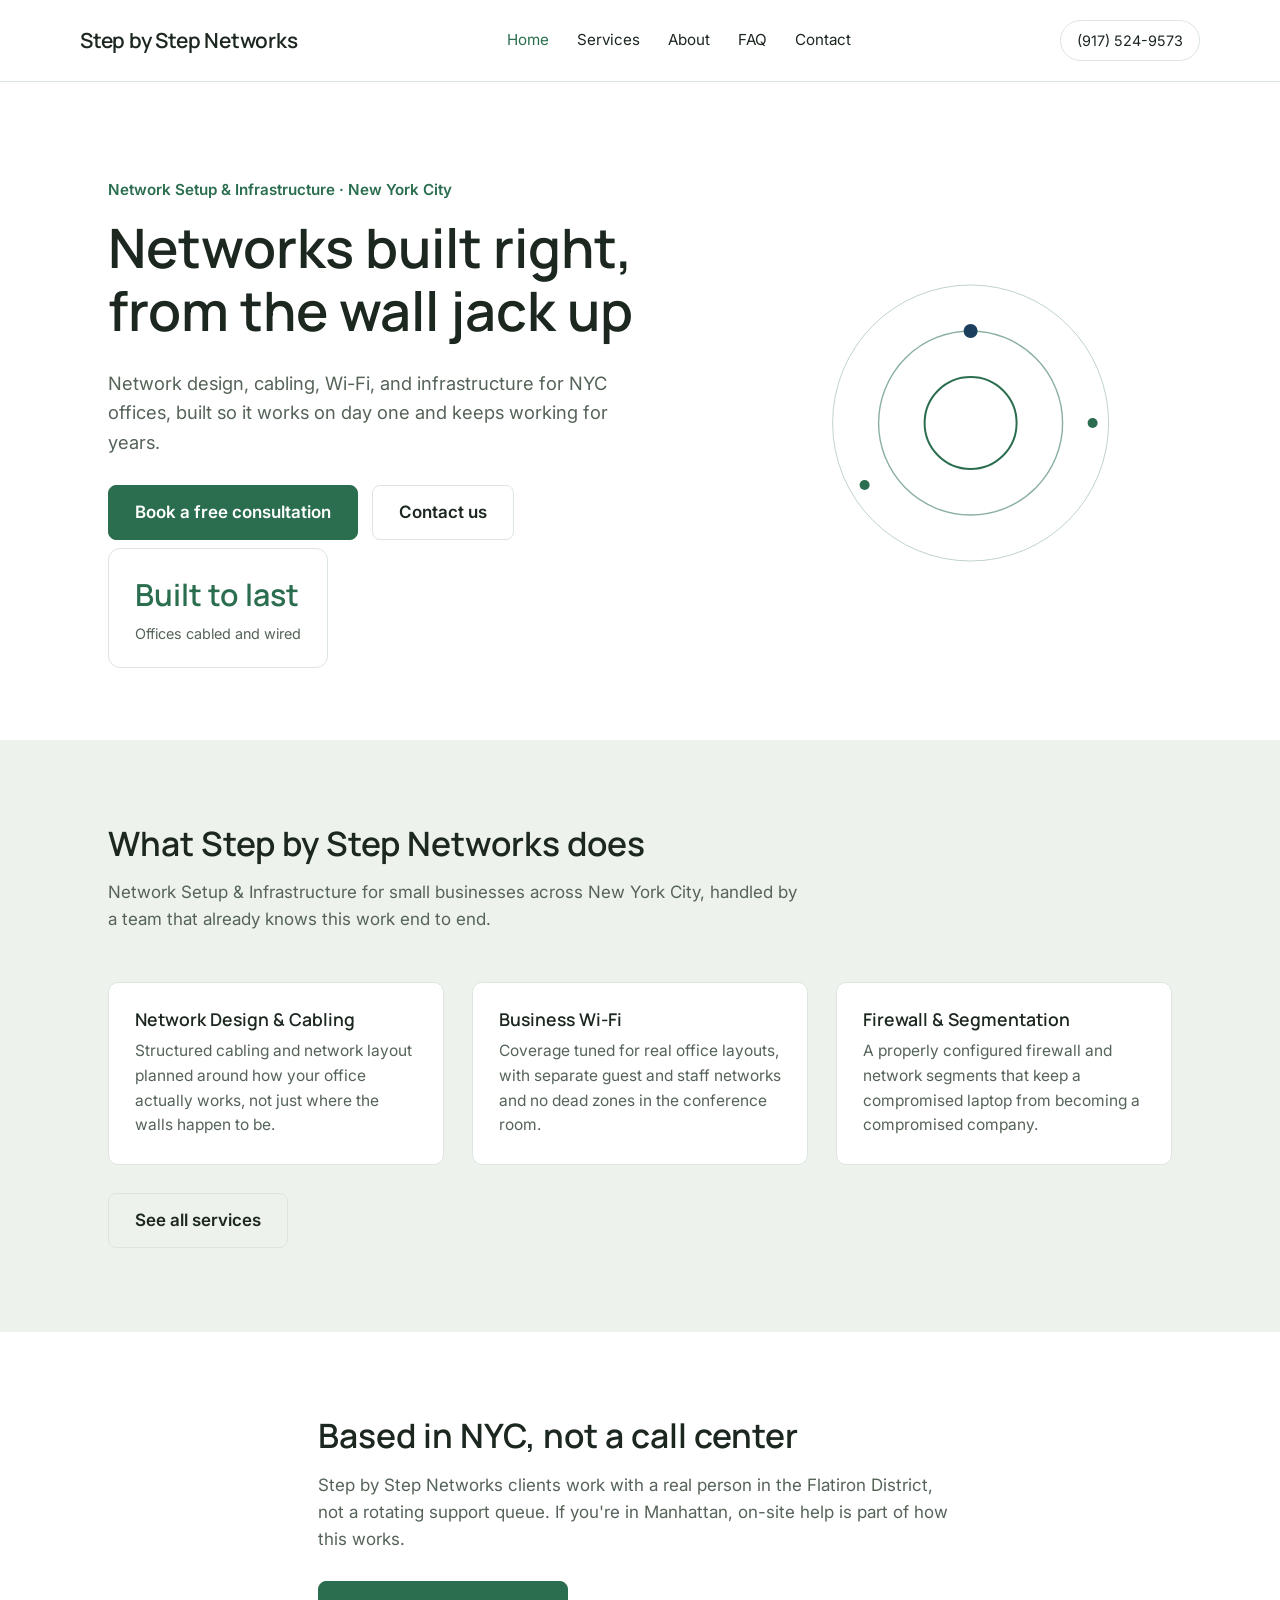
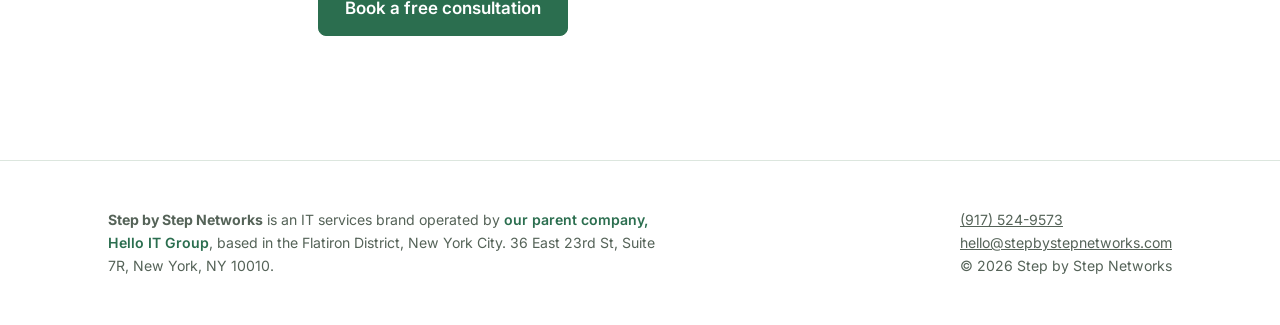
<file: index.html>
<!DOCTYPE html>
<html lang="en">
<head>
<meta charset="UTF-8">
<meta name="viewport" content="width=device-width, initial-scale=1.0">
<title>Network Setup & Infrastructure in NYC | Step by Step Networks</title>
<meta name="description" content="Step by Step Networks designs and installs office networks, Wi-Fi, and cabling infrastructure for small businesses in New York City.">
<meta name="geo.placename" content="New York City">
<meta name="geo.region" content="US-NY">
<link rel="preconnect" href="https://fonts.googleapis.com">
<link rel="stylesheet" href="https://fonts.googleapis.com/css2?family=Manrope:wght@500;600;700&family=Inter:wght@400;500;600&display=swap">
<link rel="stylesheet" href="style.css">
</head>
<body>
<header class="site">
  <div class="wrap nav-row">
    <a class="brandmark" href="index.html">Step by Step Networks</a>
    <nav class="links">
      <a class="current" href="index.html">Home</a>
      <a class="" href="services.html">Services</a>
      <a class="" href="about.html">About</a>
      <a class="" href="faq.html">FAQ</a>
      <a class="" href="contact.html">Contact</a>
    </nav>
    <a class="phone-pill" href="tel:+19175249573">(917) 524-9573</a>
  </div>
</header>
<section class="hero">
  <div class="wrap hero-grid">
    <div>
      <div class="kicker">Network Setup & Infrastructure · New York City</div>
      <h1>Networks built right, from the wall jack up</h1>
      <p class="muted" style="font-size:1.15rem; max-width:520px;">Network design, cabling, Wi-Fi, and infrastructure for NYC offices, built so it works on day one and keeps working for years.</p>
      <div class="btn-row">
        <a class="btn" href="https://app.squareup.com/appointments/book/312mt2g1quk9ok/LH1ZK786WH1QC/start">Book a free consultation</a>
        <a class="btn outline" href="contact.html">Contact us</a>
      </div>
<div class="stat-box"><div class="val">Built to last</div><div class="lbl">Offices cabled and wired</div></div></div>
    <div class="orbit-graphic"><svg viewBox="0 0 400 320" fill="none" xmlns="http://www.w3.org/2000/svg">
  <circle cx="200" cy="160" r="46" stroke="#2B6E4F" stroke-width="2"/>
  <circle cx="200" cy="160" r="92" stroke="#2B6E4F" stroke-width="1.4" opacity="0.55"/>
  <circle cx="200" cy="160" r="138" stroke="#2B6E4F" stroke-width="1" opacity="0.3"/>
  <circle cx="200" cy="68" r="7" fill="#1C3F5E"/>
  <circle cx="322" cy="160" r="5" fill="#2B6E4F"/>
  <circle cx="94" cy="222" r="5" fill="#2B6E4F"/>
</svg></div>
  </div>
</section>
<section class="alt">
  <div class="wrap">
    <h2>What Step by Step Networks does</h2>
    <p class="muted narrow">Network Setup & Infrastructure for small businesses across New York City, handled by a team that already knows this work end to end.</p>
    <div class="svc-grid"><div class="svc-card"><h3>Network Design & Cabling</h3><p>Structured cabling and network layout planned around how your office actually works, not just where the walls happen to be.</p></div><div class="svc-card"><h3>Business Wi-Fi</h3><p>Coverage tuned for real office layouts, with separate guest and staff networks and no dead zones in the conference room.</p></div><div class="svc-card"><h3>Firewall & Segmentation</h3><p>A properly configured firewall and network segments that keep a compromised laptop from becoming a compromised company.</p></div></div>
    <div class="btn-row"><a class="btn outline" href="services.html">See all services</a></div>
  </div>
</section>

<section>
  <div class="wrap narrow">
    <h2>Based in NYC, not a call center</h2>
    <p class="muted">Step by Step Networks clients work with a real person in the Flatiron District, not a rotating support queue. If you're in Manhattan, on-site help is part of how this works.</p>
    <div class="btn-row"><a class="btn" href="https://app.squareup.com/appointments/book/312mt2g1quk9ok/LH1ZK786WH1QC/start">Book a free consultation</a></div>
  </div>
</section>
<footer class="site">
  <div class="wrap footer-grid">
    <div class="footer-note">
      <strong>Step by Step Networks</strong> is an IT services brand operated by
      <a class="parent-link" rel="sponsored" href="https://helloitgroup.com">our parent company, Hello IT Group</a>,
      based in the Flatiron District, New York City. 36 East 23rd St, Suite 7R, New York, NY 10010.
    </div>
    <div class="footer-note">
      <a href="tel:+19175249573">(917) 524-9573</a><br>
      <a href="mailto:hello@stepbystepnetworks.com">hello@stepbystepnetworks.com</a><br>
      &copy; 2026 Step by Step Networks
    </div>
  </div>
</footer>
<script type="application/ld+json">
{
  "@context": "https://schema.org",
  "@type": "ProfessionalService",
  "name": "Step by Step Networks",
  "url": "https://stepbystepnetworks.com/",
  "telephone": "+19175249573",
  "email": "hello@stepbystepnetworks.com",
  "areaServed": "New York City",
  "address": {
    "@type": "PostalAddress",
    "streetAddress": "36 East 23rd St, Suite 7R",
    "addressLocality": "New York",
    "addressRegion": "NY",
    "postalCode": "10010",
    "addressCountry": "US"
  },
  "parentOrganization": {
    "@type": "Organization",
    "name": "HelloITGroup LLC",
    "url": "https://helloitgroup.com"
  },
  "description": "Step by Step Networks designs and installs office networks, Wi-Fi, and cabling infrastructure for small businesses in New York City."
}
</script>
</body>
</html>
</file>
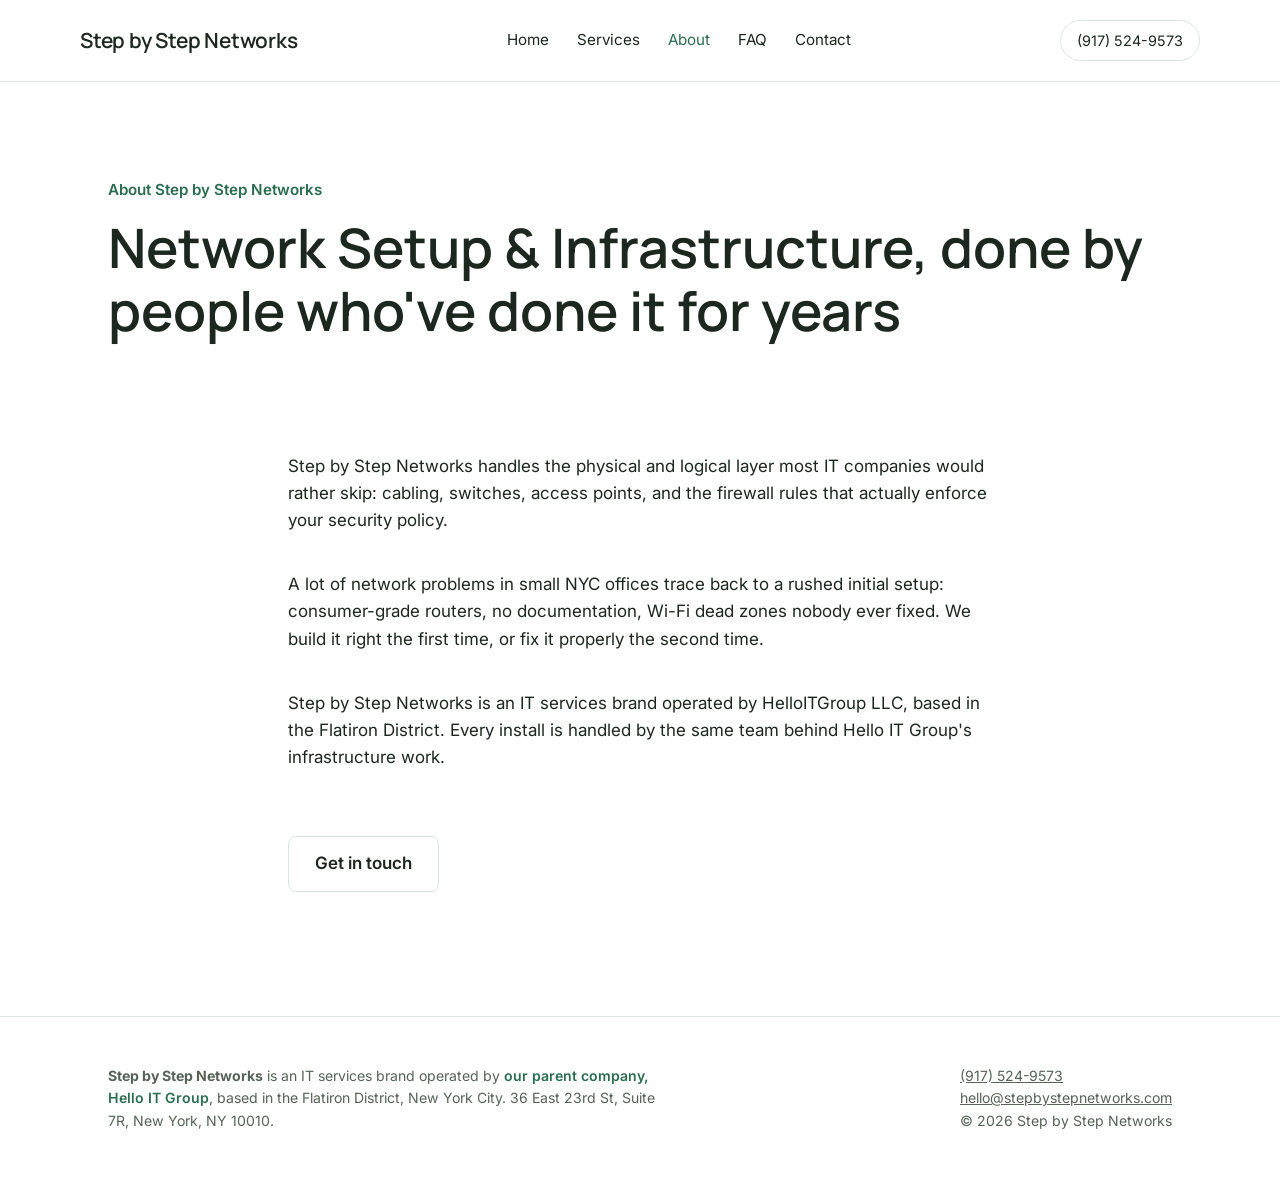
<file: about.html>
<!DOCTYPE html>
<html lang="en">
<head>
<meta charset="UTF-8">
<meta name="viewport" content="width=device-width, initial-scale=1.0">
<title>About | Step by Step Networks</title>
<meta name="description" content="Step by Step Networks designs and installs office networks, Wi-Fi, and cabling infrastructure for small businesses in New York City.">
<meta name="geo.placename" content="New York City">
<meta name="geo.region" content="US-NY">
<link rel="preconnect" href="https://fonts.googleapis.com">
<link rel="stylesheet" href="https://fonts.googleapis.com/css2?family=Manrope:wght@500;600;700&family=Inter:wght@400;500;600&display=swap">
<link rel="stylesheet" href="style.css">
</head>
<body>
<header class="site">
  <div class="wrap nav-row">
    <a class="brandmark" href="index.html">Step by Step Networks</a>
    <nav class="links">
      <a class="" href="index.html">Home</a>
      <a class="" href="services.html">Services</a>
      <a class="current" href="about.html">About</a>
      <a class="" href="faq.html">FAQ</a>
      <a class="" href="contact.html">Contact</a>
    </nav>
    <a class="phone-pill" href="tel:+19175249573">(917) 524-9573</a>
  </div>
</header>

<section class="hero" style="padding-bottom:0;">
  <div class="wrap">
    <div class="kicker">About Step by Step Networks</div>
    <h1>Network Setup & Infrastructure, done by people who've done it for years</h1>
  </div>
</section>
<section>
  <div class="wrap about-grid"><p>Step by Step Networks handles the physical and logical layer most IT companies would rather skip: cabling, switches, access points, and the firewall rules that actually enforce your security policy.</p><p>A lot of network problems in small NYC offices trace back to a rushed initial setup: consumer-grade routers, no documentation, Wi-Fi dead zones nobody ever fixed. We build it right the first time, or fix it properly the second time.</p><p>Step by Step Networks is an IT services brand operated by HelloITGroup LLC, based in the Flatiron District. Every install is handled by the same team behind Hello IT Group's infrastructure work.</p>
    <div class="btn-row"><a class="btn outline" href="contact.html">Get in touch</a></div>
  </div>
</section>
<footer class="site">
  <div class="wrap footer-grid">
    <div class="footer-note">
      <strong>Step by Step Networks</strong> is an IT services brand operated by
      <a class="parent-link" rel="sponsored" href="https://helloitgroup.com">our parent company, Hello IT Group</a>,
      based in the Flatiron District, New York City. 36 East 23rd St, Suite 7R, New York, NY 10010.
    </div>
    <div class="footer-note">
      <a href="tel:+19175249573">(917) 524-9573</a><br>
      <a href="mailto:hello@stepbystepnetworks.com">hello@stepbystepnetworks.com</a><br>
      &copy; 2026 Step by Step Networks
    </div>
  </div>
</footer>
<script type="application/ld+json">
{
  "@context": "https://schema.org",
  "@type": "ProfessionalService",
  "name": "Step by Step Networks",
  "url": "https://stepbystepnetworks.com/",
  "telephone": "+19175249573",
  "email": "hello@stepbystepnetworks.com",
  "areaServed": "New York City",
  "address": {
    "@type": "PostalAddress",
    "streetAddress": "36 East 23rd St, Suite 7R",
    "addressLocality": "New York",
    "addressRegion": "NY",
    "postalCode": "10010",
    "addressCountry": "US"
  },
  "parentOrganization": {
    "@type": "Organization",
    "name": "HelloITGroup LLC",
    "url": "https://helloitgroup.com"
  },
  "description": "Step by Step Networks designs and installs office networks, Wi-Fi, and cabling infrastructure for small businesses in New York City."
}
</script>
</body>
</html>
</file>
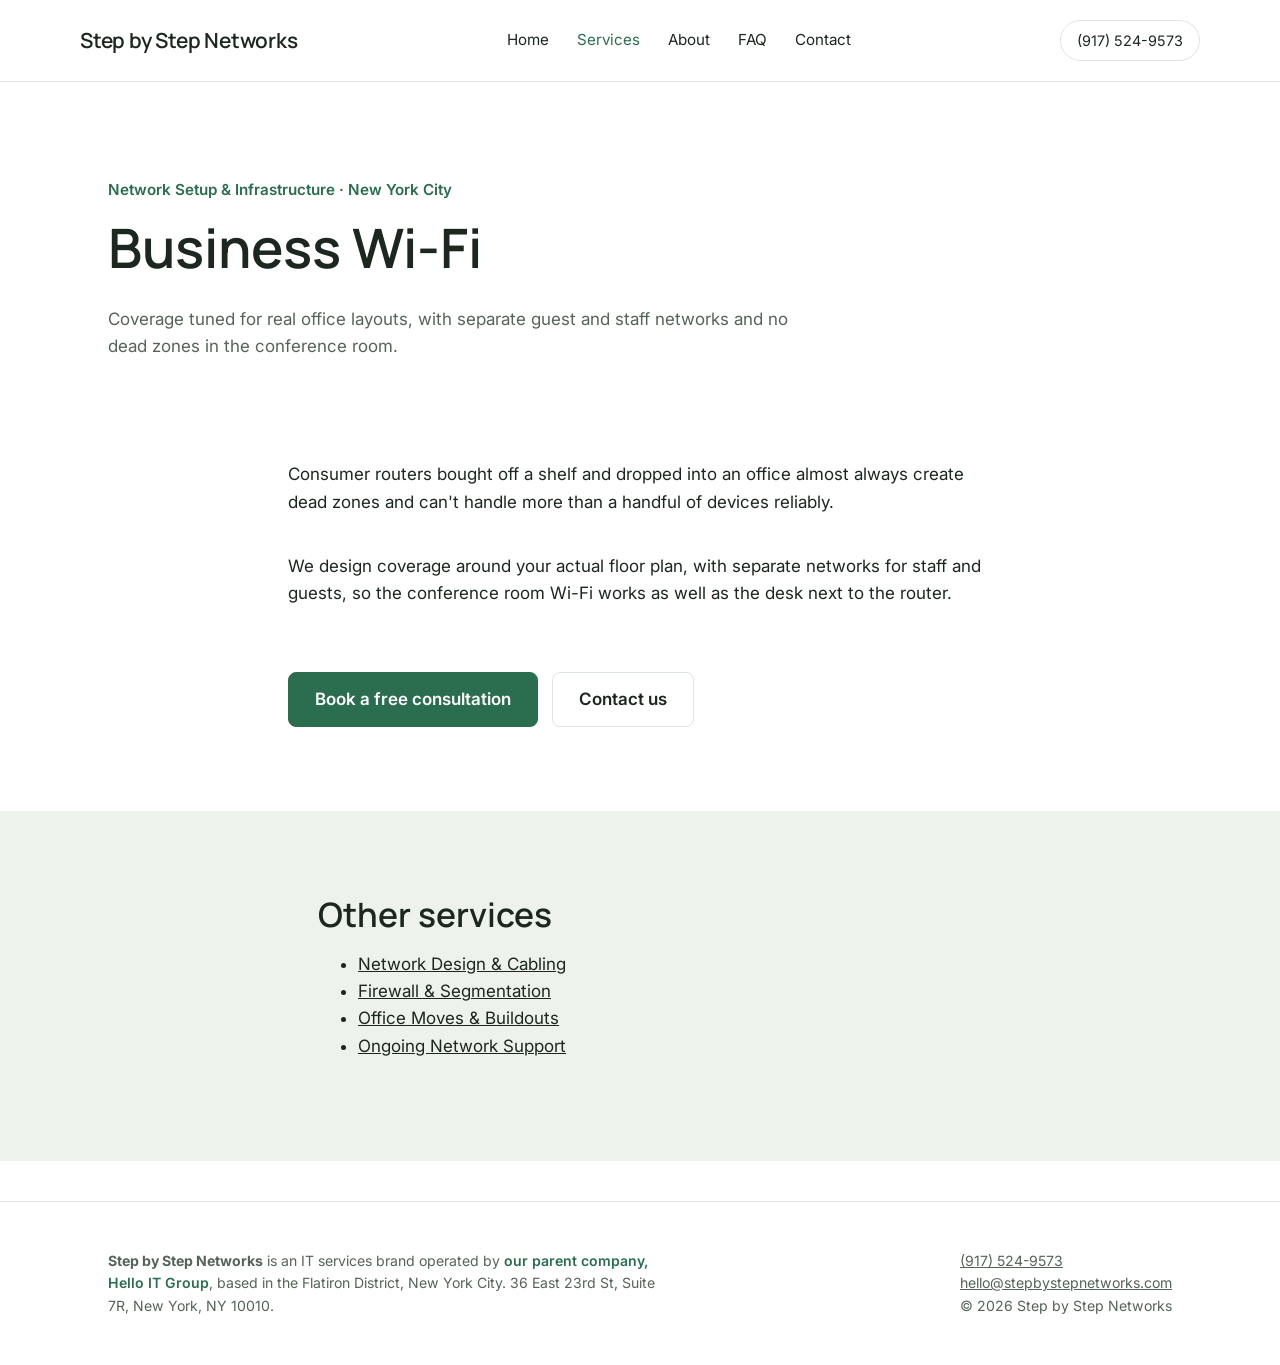
<file: business-wifi.html>
<!DOCTYPE html>
<html lang="en">
<head>
<meta charset="UTF-8">
<meta name="viewport" content="width=device-width, initial-scale=1.0">
<title>Business Wi-Fi | Step by Step Networks</title>
<meta name="description" content="Business Wi-Fi in New York City from Step by Step Networks. Coverage tuned for real office layouts, with separate guest and staff networks and no dead zones in the conference room.">
<meta name="geo.placename" content="New York City">
<meta name="geo.region" content="US-NY">
<link rel="preconnect" href="https://fonts.googleapis.com">
<link rel="stylesheet" href="https://fonts.googleapis.com/css2?family=Manrope:wght@500;600;700&family=Inter:wght@400;500;600&display=swap">
<link rel="stylesheet" href="style.css">
</head>
<body>
<header class="site">
  <div class="wrap nav-row">
    <a class="brandmark" href="index.html">Step by Step Networks</a>
    <nav class="links">
      <a class="" href="index.html">Home</a>
      <a class="current" href="services.html">Services</a>
      <a class="" href="about.html">About</a>
      <a class="" href="faq.html">FAQ</a>
      <a class="" href="contact.html">Contact</a>
    </nav>
    <a class="phone-pill" href="tel:+19175249573">(917) 524-9573</a>
  </div>
</header>

<section class="hero" style="padding-bottom:0;">
  <div class="wrap">
    <div class="kicker">Network Setup & Infrastructure · New York City</div>
    <h1>Business Wi-Fi</h1>
    <p class="muted narrow">Coverage tuned for real office layouts, with separate guest and staff networks and no dead zones in the conference room.</p>
  </div>
</section>
<section>
  <div class="wrap about-grid">
    <p>Consumer routers bought off a shelf and dropped into an office almost always create dead zones and can't handle more than a handful of devices reliably.</p><p>We design coverage around your actual floor plan, with separate networks for staff and guests, so the conference room Wi-Fi works as well as the desk next to the router.</p>
    <div class="btn-row"><a class="btn" href="https://app.squareup.com/appointments/book/312mt2g1quk9ok/LH1ZK786WH1QC/start">Book a free consultation</a><a class="btn outline" href="contact.html">Contact us</a></div>
  </div>
</section>
<section class="alt">
  <div class="wrap narrow">
    <h2>Other services</h2>
    <ul><li><a href="network-design-cabling.html">Network Design & Cabling</a></li><li><a href="firewall-segmentation.html">Firewall & Segmentation</a></li><li><a href="office-moves-buildouts.html">Office Moves & Buildouts</a></li><li><a href="ongoing-network-support.html">Ongoing Network Support</a></li></ul>
  </div>
</section>
<footer class="site">
  <div class="wrap footer-grid">
    <div class="footer-note">
      <strong>Step by Step Networks</strong> is an IT services brand operated by
      <a class="parent-link" rel="sponsored" href="https://helloitgroup.com">our parent company, Hello IT Group</a>,
      based in the Flatiron District, New York City. 36 East 23rd St, Suite 7R, New York, NY 10010.
    </div>
    <div class="footer-note">
      <a href="tel:+19175249573">(917) 524-9573</a><br>
      <a href="mailto:hello@stepbystepnetworks.com">hello@stepbystepnetworks.com</a><br>
      &copy; 2026 Step by Step Networks
    </div>
  </div>
</footer>
<script type="application/ld+json">
{
  "@context": "https://schema.org",
  "@type": "ProfessionalService",
  "name": "Step by Step Networks",
  "url": "https://stepbystepnetworks.com/",
  "telephone": "+19175249573",
  "email": "hello@stepbystepnetworks.com",
  "areaServed": "New York City",
  "address": {
    "@type": "PostalAddress",
    "streetAddress": "36 East 23rd St, Suite 7R",
    "addressLocality": "New York",
    "addressRegion": "NY",
    "postalCode": "10010",
    "addressCountry": "US"
  },
  "parentOrganization": {
    "@type": "Organization",
    "name": "HelloITGroup LLC",
    "url": "https://helloitgroup.com"
  },
  "description": "Step by Step Networks designs and installs office networks, Wi-Fi, and cabling infrastructure for small businesses in New York City."
}
</script>
</body>
</html>
</file>
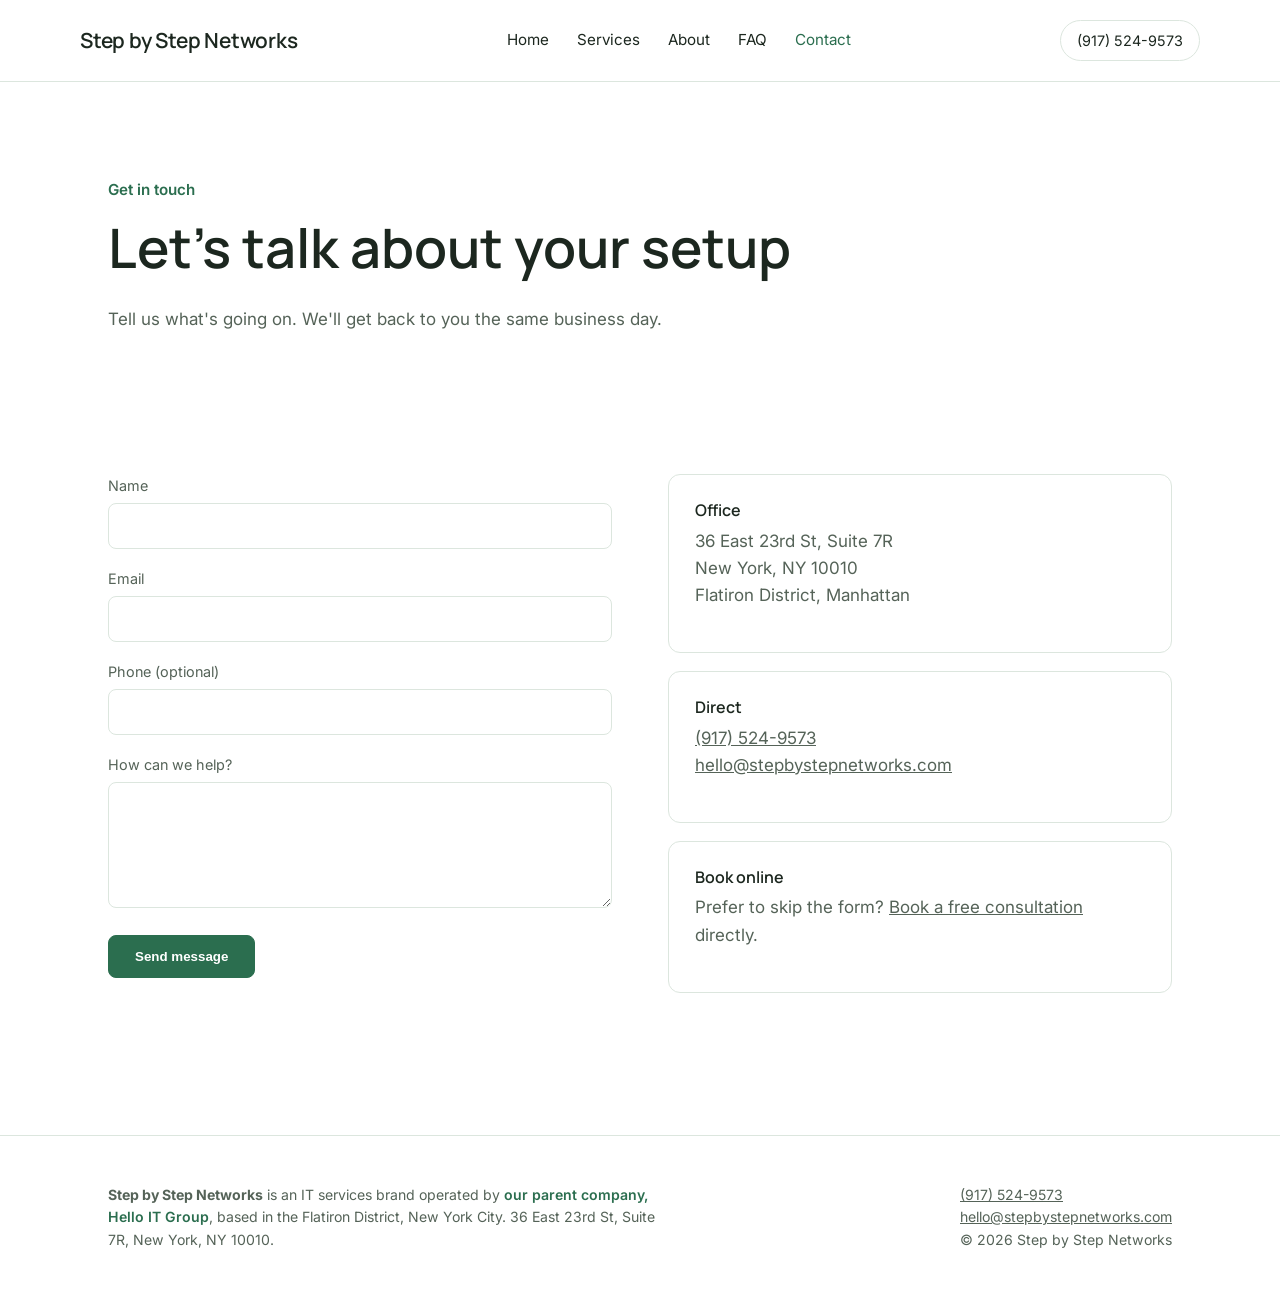
<file: contact.html>
<!DOCTYPE html>
<html lang="en">
<head>
<meta charset="UTF-8">
<meta name="viewport" content="width=device-width, initial-scale=1.0">
<title>Contact | Step by Step Networks</title>
<meta name="description" content="Step by Step Networks designs and installs office networks, Wi-Fi, and cabling infrastructure for small businesses in New York City.">
<meta name="geo.placename" content="New York City">
<meta name="geo.region" content="US-NY">
<link rel="preconnect" href="https://fonts.googleapis.com">
<link rel="stylesheet" href="https://fonts.googleapis.com/css2?family=Manrope:wght@500;600;700&family=Inter:wght@400;500;600&display=swap">
<link rel="stylesheet" href="style.css">
</head>
<body>
<header class="site">
  <div class="wrap nav-row">
    <a class="brandmark" href="index.html">Step by Step Networks</a>
    <nav class="links">
      <a class="" href="index.html">Home</a>
      <a class="" href="services.html">Services</a>
      <a class="" href="about.html">About</a>
      <a class="" href="faq.html">FAQ</a>
      <a class="current" href="contact.html">Contact</a>
    </nav>
    <a class="phone-pill" href="tel:+19175249573">(917) 524-9573</a>
  </div>
</header>

<section class="hero" style="padding-bottom:0;">
  <div class="wrap">
    <div class="kicker">Get in touch</div>
    <h1>Let's talk about your setup</h1>
    <p class="muted narrow">Tell us what's going on. We'll get back to you the same business day.</p>
  </div>
</section>
<section>
  <div class="wrap contact-grid">
    <form>
      <div class="field"><label>Name</label><input type="text" name="name"></div>
      <div class="field"><label>Email</label><input type="email" name="email"></div>
      <div class="field"><label>Phone (optional)</label><input type="tel" name="phone"></div>
      <div class="field"><label>How can we help?</label><textarea rows="5" name="message"></textarea></div>
      <button class="btn" type="submit" formaction="mailto:hello@stepbystepnetworks.com" formmethod="post" formenctype="text/plain">Send message</button>
    </form>
    <div>
      <div class="info-block">
        <h3>Office</h3>
        <p class="muted">36 East 23rd St, Suite 7R<br>New York, NY 10010<br>Flatiron District, Manhattan</p>
      </div>
      <div class="info-block">
        <h3>Direct</h3>
        <p class="muted"><a href="tel:+19175249573">(917) 524-9573</a><br><a href="mailto:hello@stepbystepnetworks.com">hello@stepbystepnetworks.com</a></p>
      </div>
      <div class="info-block">
        <h3>Book online</h3>
        <p class="muted">Prefer to skip the form? <a href="https://app.squareup.com/appointments/book/312mt2g1quk9ok/LH1ZK786WH1QC/start">Book a free consultation</a> directly.</p>
      </div>
    </div>
  </div>
</section>
<footer class="site">
  <div class="wrap footer-grid">
    <div class="footer-note">
      <strong>Step by Step Networks</strong> is an IT services brand operated by
      <a class="parent-link" rel="sponsored" href="https://helloitgroup.com">our parent company, Hello IT Group</a>,
      based in the Flatiron District, New York City. 36 East 23rd St, Suite 7R, New York, NY 10010.
    </div>
    <div class="footer-note">
      <a href="tel:+19175249573">(917) 524-9573</a><br>
      <a href="mailto:hello@stepbystepnetworks.com">hello@stepbystepnetworks.com</a><br>
      &copy; 2026 Step by Step Networks
    </div>
  </div>
</footer>
<script type="application/ld+json">
{
  "@context": "https://schema.org",
  "@type": "ProfessionalService",
  "name": "Step by Step Networks",
  "url": "https://stepbystepnetworks.com/",
  "telephone": "+19175249573",
  "email": "hello@stepbystepnetworks.com",
  "areaServed": "New York City",
  "address": {
    "@type": "PostalAddress",
    "streetAddress": "36 East 23rd St, Suite 7R",
    "addressLocality": "New York",
    "addressRegion": "NY",
    "postalCode": "10010",
    "addressCountry": "US"
  },
  "parentOrganization": {
    "@type": "Organization",
    "name": "HelloITGroup LLC",
    "url": "https://helloitgroup.com"
  },
  "description": "Step by Step Networks designs and installs office networks, Wi-Fi, and cabling infrastructure for small businesses in New York City."
}
</script>
</body>
</html>
</file>
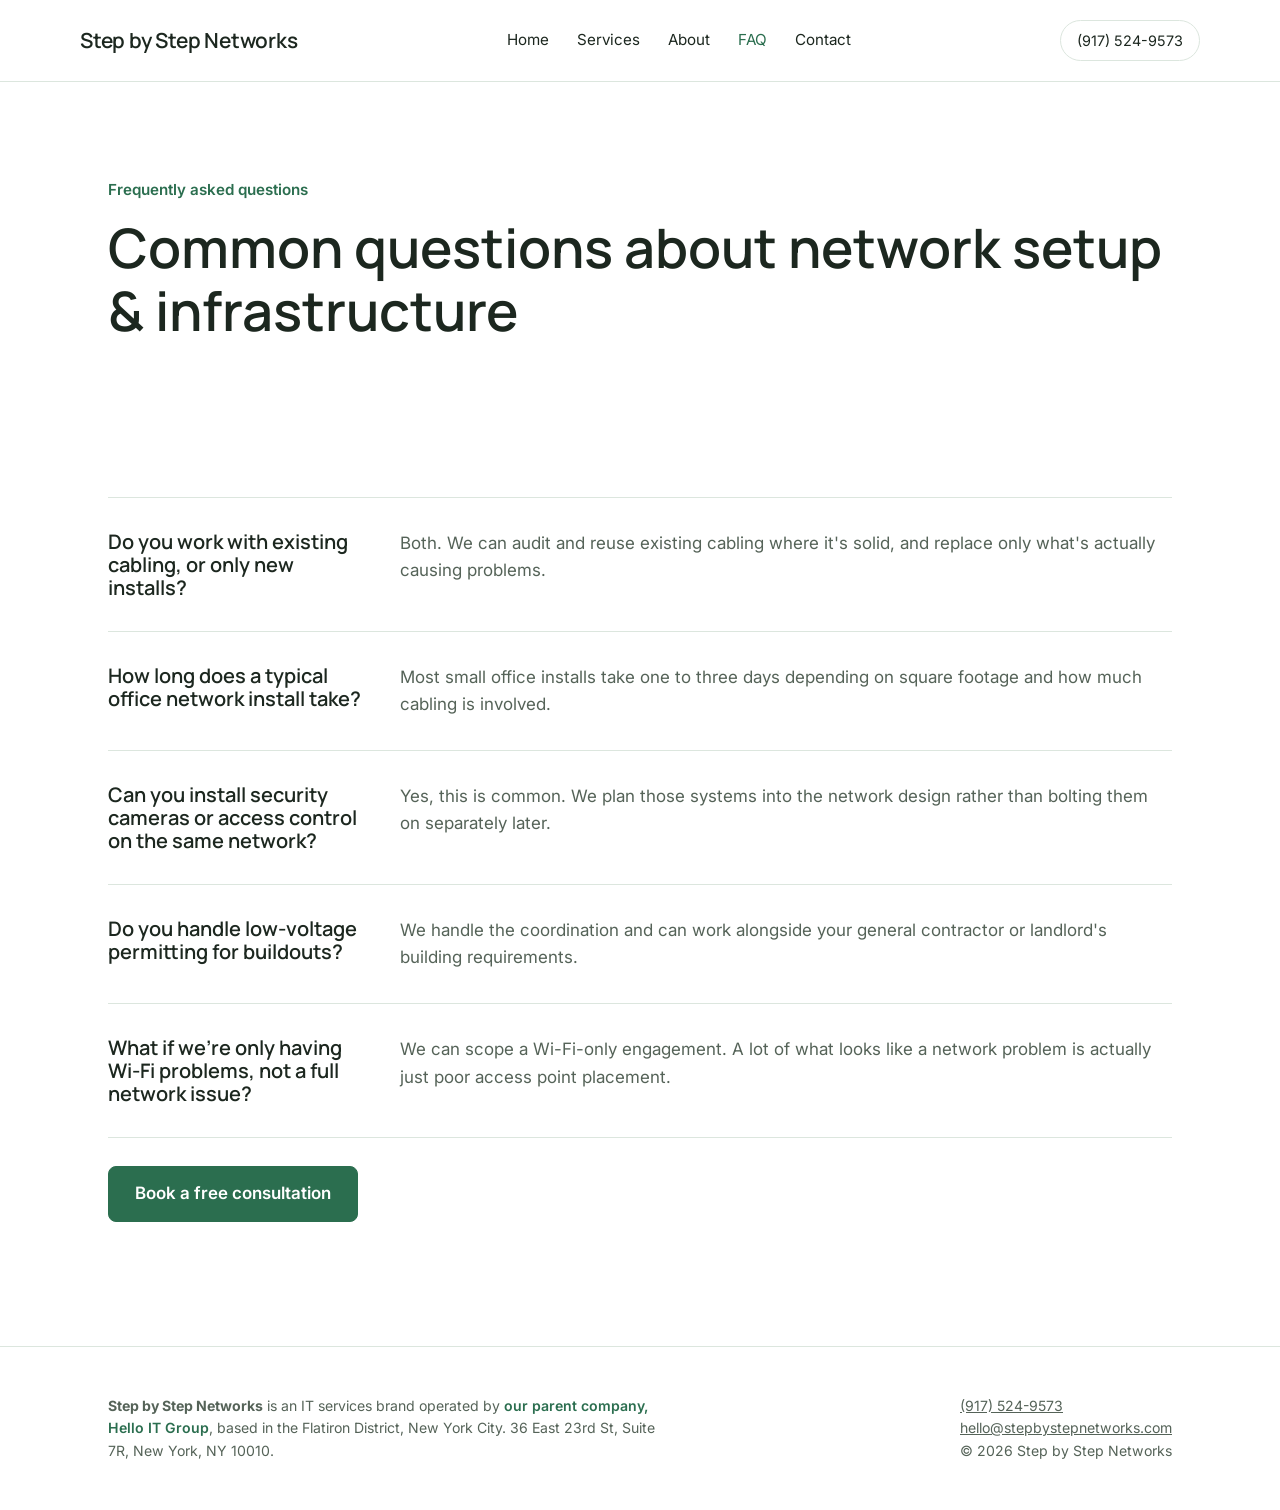
<file: faq.html>
<!DOCTYPE html>
<html lang="en">
<head>
<meta charset="UTF-8">
<meta name="viewport" content="width=device-width, initial-scale=1.0">
<title>FAQ | Step by Step Networks</title>
<meta name="description" content="Step by Step Networks designs and installs office networks, Wi-Fi, and cabling infrastructure for small businesses in New York City.">
<meta name="geo.placename" content="New York City">
<meta name="geo.region" content="US-NY">
<link rel="preconnect" href="https://fonts.googleapis.com">
<link rel="stylesheet" href="https://fonts.googleapis.com/css2?family=Manrope:wght@500;600;700&family=Inter:wght@400;500;600&display=swap">
<link rel="stylesheet" href="style.css">
</head>
<body>
<header class="site">
  <div class="wrap nav-row">
    <a class="brandmark" href="index.html">Step by Step Networks</a>
    <nav class="links">
      <a class="" href="index.html">Home</a>
      <a class="" href="services.html">Services</a>
      <a class="" href="about.html">About</a>
      <a class="current" href="faq.html">FAQ</a>
      <a class="" href="contact.html">Contact</a>
    </nav>
    <a class="phone-pill" href="tel:+19175249573">(917) 524-9573</a>
  </div>
</header>

<section class="hero" style="padding-bottom:0;">
  <div class="wrap">
    <div class="kicker">Frequently asked questions</div>
    <h1>Common questions about network setup & infrastructure</h1>
  </div>
</section>
<section>
  <div class="wrap">
    <div class="svc-list-full"><div class="row"><h3>Do you work with existing cabling, or only new installs?</h3><p>Both. We can audit and reuse existing cabling where it's solid, and replace only what's actually causing problems.</p></div><div class="row"><h3>How long does a typical office network install take?</h3><p>Most small office installs take one to three days depending on square footage and how much cabling is involved.</p></div><div class="row"><h3>Can you install security cameras or access control on the same network?</h3><p>Yes, this is common. We plan those systems into the network design rather than bolting them on separately later.</p></div><div class="row"><h3>Do you handle low-voltage permitting for buildouts?</h3><p>We handle the coordination and can work alongside your general contractor or landlord's building requirements.</p></div><div class="row"><h3>What if we're only having Wi-Fi problems, not a full network issue?</h3><p>We can scope a Wi-Fi-only engagement. A lot of what looks like a network problem is actually just poor access point placement.</p></div></div>
    <div class="btn-row"><a class="btn" href="https://app.squareup.com/appointments/book/312mt2g1quk9ok/LH1ZK786WH1QC/start">Book a free consultation</a></div>
  </div>
</section>
<script type="application/ld+json">
{"@context":"https://schema.org","@type":"FAQPage","mainEntity":[{"@type": "Question", "name": "Do you work with existing cabling, or only new installs?", "acceptedAnswer": {"@type": "Answer", "text": "Both. We can audit and reuse existing cabling where it's solid, and replace only what's actually causing problems."}},
{"@type": "Question", "name": "How long does a typical office network install take?", "acceptedAnswer": {"@type": "Answer", "text": "Most small office installs take one to three days depending on square footage and how much cabling is involved."}},
{"@type": "Question", "name": "Can you install security cameras or access control on the same network?", "acceptedAnswer": {"@type": "Answer", "text": "Yes, this is common. We plan those systems into the network design rather than bolting them on separately later."}},
{"@type": "Question", "name": "Do you handle low-voltage permitting for buildouts?", "acceptedAnswer": {"@type": "Answer", "text": "We handle the coordination and can work alongside your general contractor or landlord's building requirements."}},
{"@type": "Question", "name": "What if we're only having Wi-Fi problems, not a full network issue?", "acceptedAnswer": {"@type": "Answer", "text": "We can scope a Wi-Fi-only engagement. A lot of what looks like a network problem is actually just poor access point placement."}}]}
</script>
<footer class="site">
  <div class="wrap footer-grid">
    <div class="footer-note">
      <strong>Step by Step Networks</strong> is an IT services brand operated by
      <a class="parent-link" rel="sponsored" href="https://helloitgroup.com">our parent company, Hello IT Group</a>,
      based in the Flatiron District, New York City. 36 East 23rd St, Suite 7R, New York, NY 10010.
    </div>
    <div class="footer-note">
      <a href="tel:+19175249573">(917) 524-9573</a><br>
      <a href="mailto:hello@stepbystepnetworks.com">hello@stepbystepnetworks.com</a><br>
      &copy; 2026 Step by Step Networks
    </div>
  </div>
</footer>
<script type="application/ld+json">
{
  "@context": "https://schema.org",
  "@type": "ProfessionalService",
  "name": "Step by Step Networks",
  "url": "https://stepbystepnetworks.com/",
  "telephone": "+19175249573",
  "email": "hello@stepbystepnetworks.com",
  "areaServed": "New York City",
  "address": {
    "@type": "PostalAddress",
    "streetAddress": "36 East 23rd St, Suite 7R",
    "addressLocality": "New York",
    "addressRegion": "NY",
    "postalCode": "10010",
    "addressCountry": "US"
  },
  "parentOrganization": {
    "@type": "Organization",
    "name": "HelloITGroup LLC",
    "url": "https://helloitgroup.com"
  },
  "description": "Step by Step Networks designs and installs office networks, Wi-Fi, and cabling infrastructure for small businesses in New York City."
}
</script>
</body>
</html>
</file>
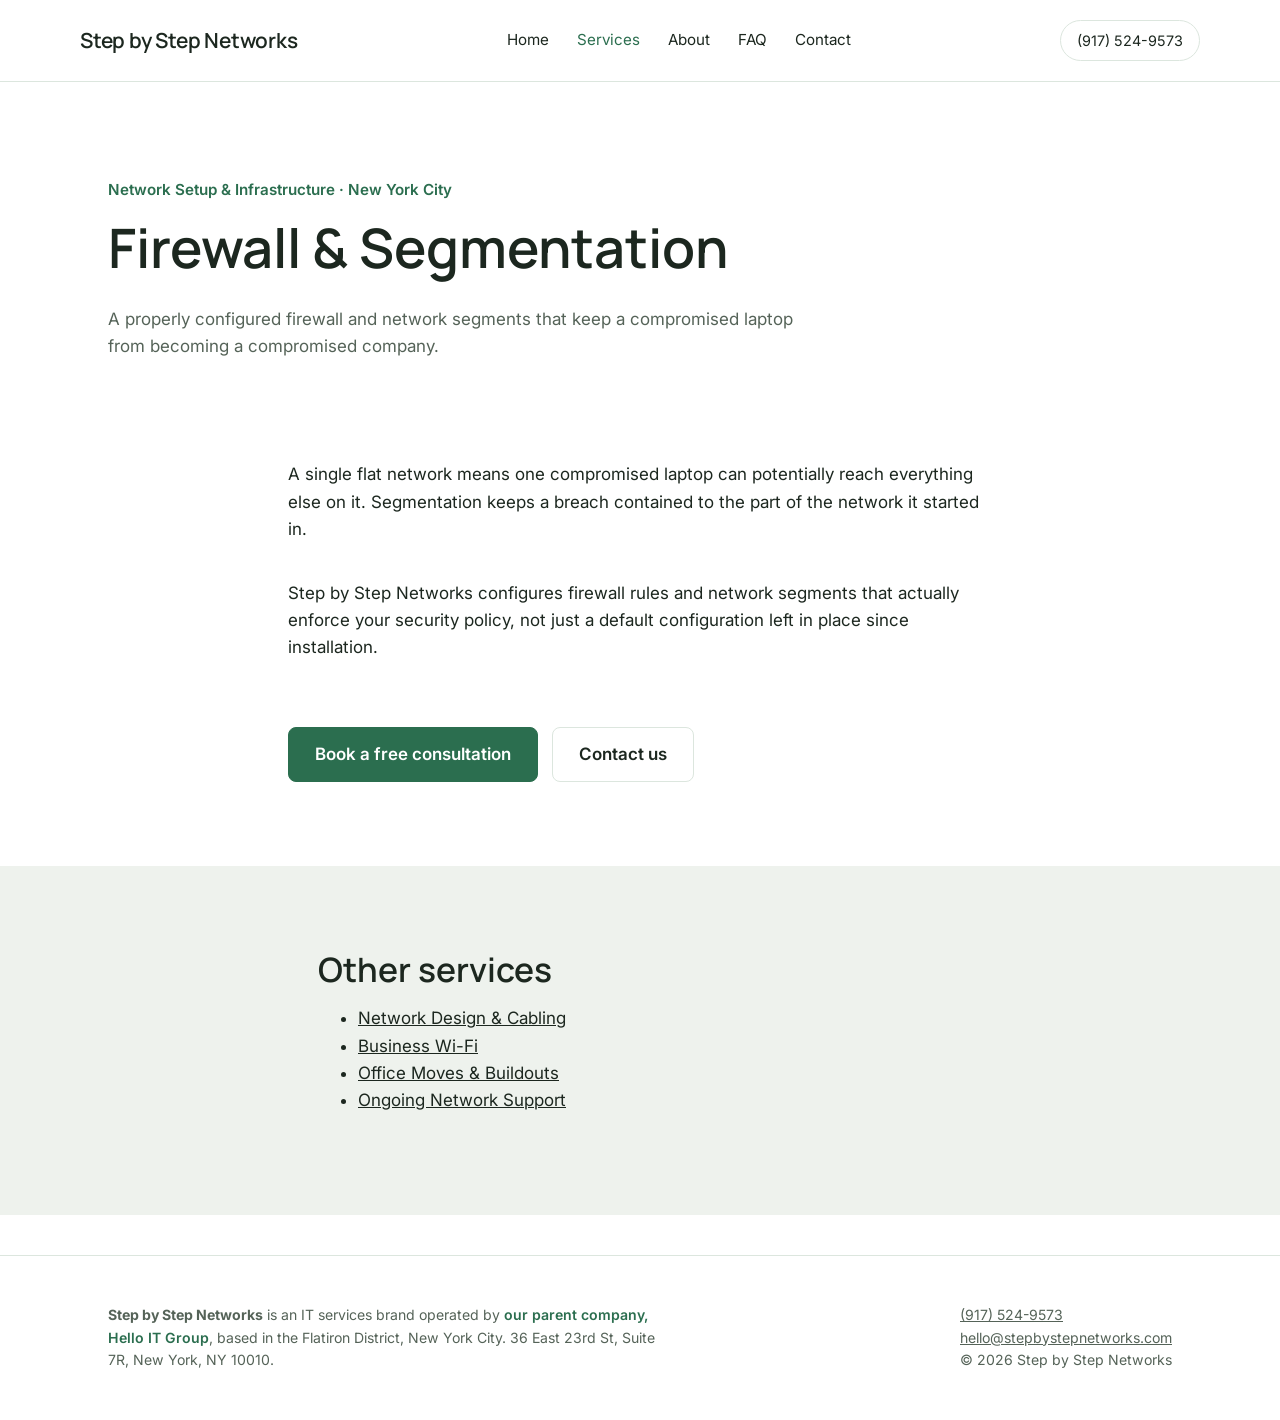
<file: firewall-segmentation.html>
<!DOCTYPE html>
<html lang="en">
<head>
<meta charset="UTF-8">
<meta name="viewport" content="width=device-width, initial-scale=1.0">
<title>Firewall & Segmentation | Step by Step Networks</title>
<meta name="description" content="Firewall & Segmentation in New York City from Step by Step Networks. A properly configured firewall and network segments that keep a compromised laptop from becoming a compromised company.">
<meta name="geo.placename" content="New York City">
<meta name="geo.region" content="US-NY">
<link rel="preconnect" href="https://fonts.googleapis.com">
<link rel="stylesheet" href="https://fonts.googleapis.com/css2?family=Manrope:wght@500;600;700&family=Inter:wght@400;500;600&display=swap">
<link rel="stylesheet" href="style.css">
</head>
<body>
<header class="site">
  <div class="wrap nav-row">
    <a class="brandmark" href="index.html">Step by Step Networks</a>
    <nav class="links">
      <a class="" href="index.html">Home</a>
      <a class="current" href="services.html">Services</a>
      <a class="" href="about.html">About</a>
      <a class="" href="faq.html">FAQ</a>
      <a class="" href="contact.html">Contact</a>
    </nav>
    <a class="phone-pill" href="tel:+19175249573">(917) 524-9573</a>
  </div>
</header>

<section class="hero" style="padding-bottom:0;">
  <div class="wrap">
    <div class="kicker">Network Setup & Infrastructure · New York City</div>
    <h1>Firewall & Segmentation</h1>
    <p class="muted narrow">A properly configured firewall and network segments that keep a compromised laptop from becoming a compromised company.</p>
  </div>
</section>
<section>
  <div class="wrap about-grid">
    <p>A single flat network means one compromised laptop can potentially reach everything else on it. Segmentation keeps a breach contained to the part of the network it started in.</p><p>Step by Step Networks configures firewall rules and network segments that actually enforce your security policy, not just a default configuration left in place since installation.</p>
    <div class="btn-row"><a class="btn" href="https://app.squareup.com/appointments/book/312mt2g1quk9ok/LH1ZK786WH1QC/start">Book a free consultation</a><a class="btn outline" href="contact.html">Contact us</a></div>
  </div>
</section>
<section class="alt">
  <div class="wrap narrow">
    <h2>Other services</h2>
    <ul><li><a href="network-design-cabling.html">Network Design & Cabling</a></li><li><a href="business-wifi.html">Business Wi-Fi</a></li><li><a href="office-moves-buildouts.html">Office Moves & Buildouts</a></li><li><a href="ongoing-network-support.html">Ongoing Network Support</a></li></ul>
  </div>
</section>
<footer class="site">
  <div class="wrap footer-grid">
    <div class="footer-note">
      <strong>Step by Step Networks</strong> is an IT services brand operated by
      <a class="parent-link" rel="sponsored" href="https://helloitgroup.com">our parent company, Hello IT Group</a>,
      based in the Flatiron District, New York City. 36 East 23rd St, Suite 7R, New York, NY 10010.
    </div>
    <div class="footer-note">
      <a href="tel:+19175249573">(917) 524-9573</a><br>
      <a href="mailto:hello@stepbystepnetworks.com">hello@stepbystepnetworks.com</a><br>
      &copy; 2026 Step by Step Networks
    </div>
  </div>
</footer>
<script type="application/ld+json">
{
  "@context": "https://schema.org",
  "@type": "ProfessionalService",
  "name": "Step by Step Networks",
  "url": "https://stepbystepnetworks.com/",
  "telephone": "+19175249573",
  "email": "hello@stepbystepnetworks.com",
  "areaServed": "New York City",
  "address": {
    "@type": "PostalAddress",
    "streetAddress": "36 East 23rd St, Suite 7R",
    "addressLocality": "New York",
    "addressRegion": "NY",
    "postalCode": "10010",
    "addressCountry": "US"
  },
  "parentOrganization": {
    "@type": "Organization",
    "name": "HelloITGroup LLC",
    "url": "https://helloitgroup.com"
  },
  "description": "Step by Step Networks designs and installs office networks, Wi-Fi, and cabling infrastructure for small businesses in New York City."
}
</script>
</body>
</html>
</file>
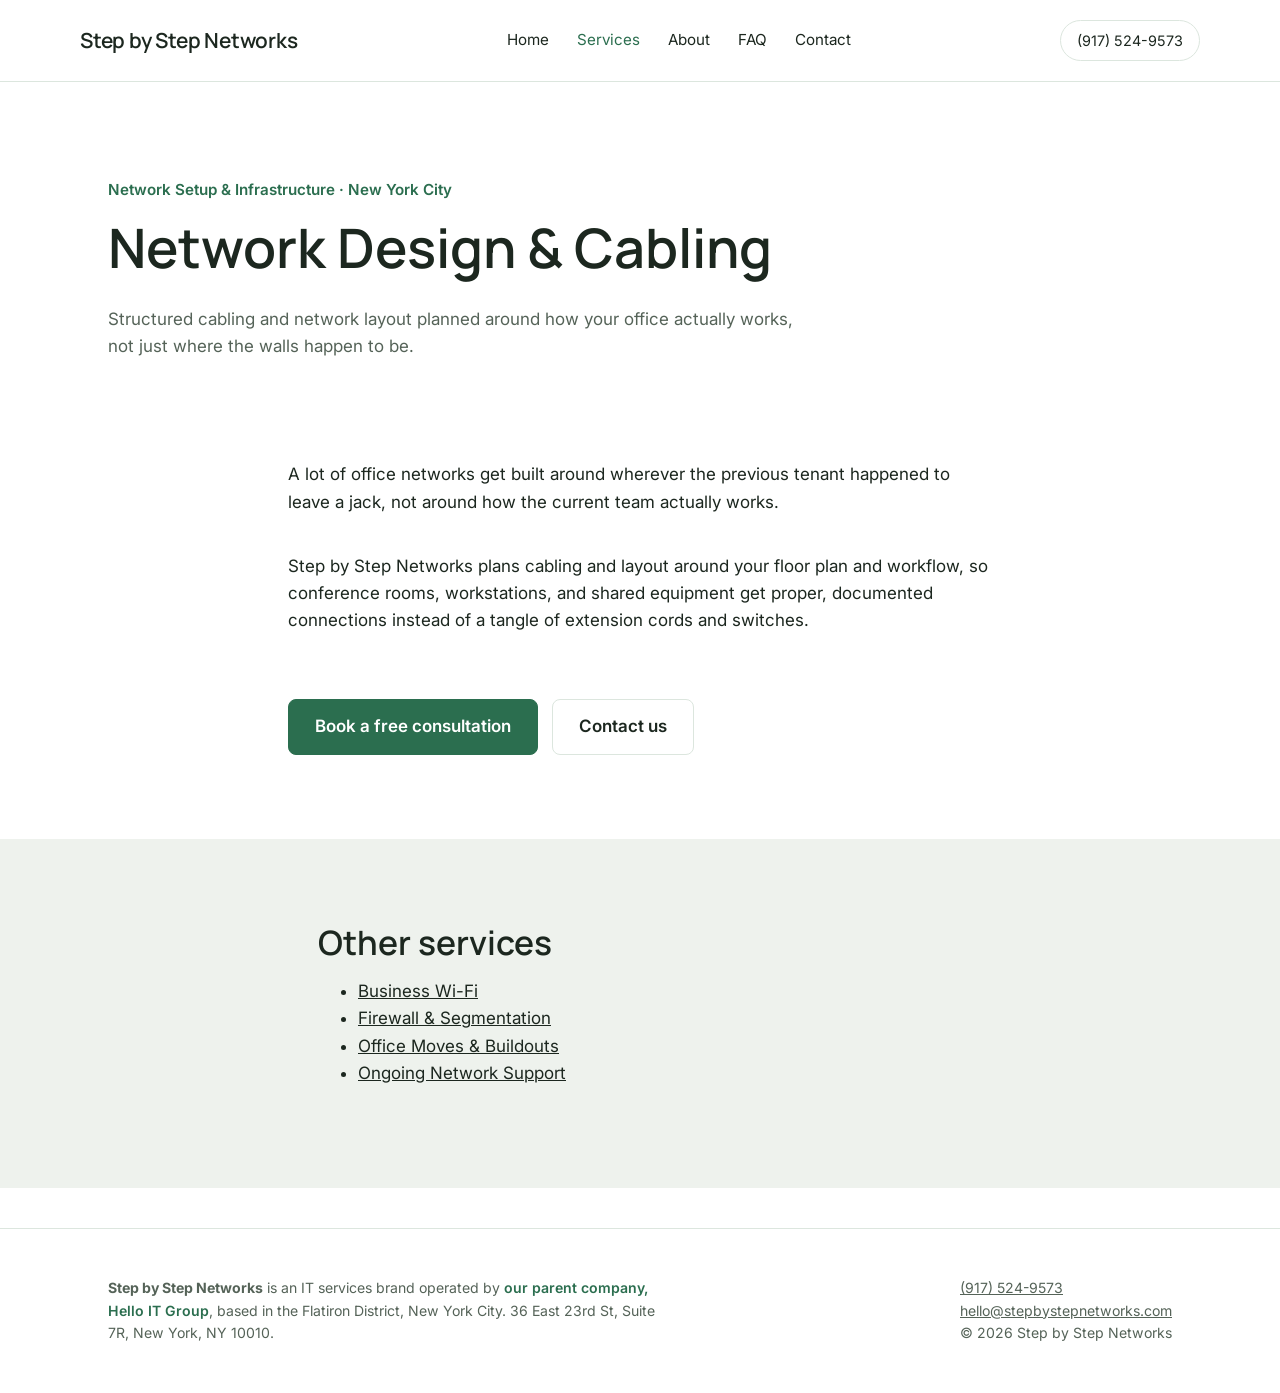
<file: network-design-cabling.html>
<!DOCTYPE html>
<html lang="en">
<head>
<meta charset="UTF-8">
<meta name="viewport" content="width=device-width, initial-scale=1.0">
<title>Network Design & Cabling | Step by Step Networks</title>
<meta name="description" content="Network Design & Cabling in New York City from Step by Step Networks. Structured cabling and network layout planned around how your office actually works, not just where the walls happen to be.">
<meta name="geo.placename" content="New York City">
<meta name="geo.region" content="US-NY">
<link rel="preconnect" href="https://fonts.googleapis.com">
<link rel="stylesheet" href="https://fonts.googleapis.com/css2?family=Manrope:wght@500;600;700&family=Inter:wght@400;500;600&display=swap">
<link rel="stylesheet" href="style.css">
</head>
<body>
<header class="site">
  <div class="wrap nav-row">
    <a class="brandmark" href="index.html">Step by Step Networks</a>
    <nav class="links">
      <a class="" href="index.html">Home</a>
      <a class="current" href="services.html">Services</a>
      <a class="" href="about.html">About</a>
      <a class="" href="faq.html">FAQ</a>
      <a class="" href="contact.html">Contact</a>
    </nav>
    <a class="phone-pill" href="tel:+19175249573">(917) 524-9573</a>
  </div>
</header>

<section class="hero" style="padding-bottom:0;">
  <div class="wrap">
    <div class="kicker">Network Setup & Infrastructure · New York City</div>
    <h1>Network Design & Cabling</h1>
    <p class="muted narrow">Structured cabling and network layout planned around how your office actually works, not just where the walls happen to be.</p>
  </div>
</section>
<section>
  <div class="wrap about-grid">
    <p>A lot of office networks get built around wherever the previous tenant happened to leave a jack, not around how the current team actually works.</p><p>Step by Step Networks plans cabling and layout around your floor plan and workflow, so conference rooms, workstations, and shared equipment get proper, documented connections instead of a tangle of extension cords and switches.</p>
    <div class="btn-row"><a class="btn" href="https://app.squareup.com/appointments/book/312mt2g1quk9ok/LH1ZK786WH1QC/start">Book a free consultation</a><a class="btn outline" href="contact.html">Contact us</a></div>
  </div>
</section>
<section class="alt">
  <div class="wrap narrow">
    <h2>Other services</h2>
    <ul><li><a href="business-wifi.html">Business Wi-Fi</a></li><li><a href="firewall-segmentation.html">Firewall & Segmentation</a></li><li><a href="office-moves-buildouts.html">Office Moves & Buildouts</a></li><li><a href="ongoing-network-support.html">Ongoing Network Support</a></li></ul>
  </div>
</section>
<footer class="site">
  <div class="wrap footer-grid">
    <div class="footer-note">
      <strong>Step by Step Networks</strong> is an IT services brand operated by
      <a class="parent-link" rel="sponsored" href="https://helloitgroup.com">our parent company, Hello IT Group</a>,
      based in the Flatiron District, New York City. 36 East 23rd St, Suite 7R, New York, NY 10010.
    </div>
    <div class="footer-note">
      <a href="tel:+19175249573">(917) 524-9573</a><br>
      <a href="mailto:hello@stepbystepnetworks.com">hello@stepbystepnetworks.com</a><br>
      &copy; 2026 Step by Step Networks
    </div>
  </div>
</footer>
<script type="application/ld+json">
{
  "@context": "https://schema.org",
  "@type": "ProfessionalService",
  "name": "Step by Step Networks",
  "url": "https://stepbystepnetworks.com/",
  "telephone": "+19175249573",
  "email": "hello@stepbystepnetworks.com",
  "areaServed": "New York City",
  "address": {
    "@type": "PostalAddress",
    "streetAddress": "36 East 23rd St, Suite 7R",
    "addressLocality": "New York",
    "addressRegion": "NY",
    "postalCode": "10010",
    "addressCountry": "US"
  },
  "parentOrganization": {
    "@type": "Organization",
    "name": "HelloITGroup LLC",
    "url": "https://helloitgroup.com"
  },
  "description": "Step by Step Networks designs and installs office networks, Wi-Fi, and cabling infrastructure for small businesses in New York City."
}
</script>
</body>
</html>
</file>
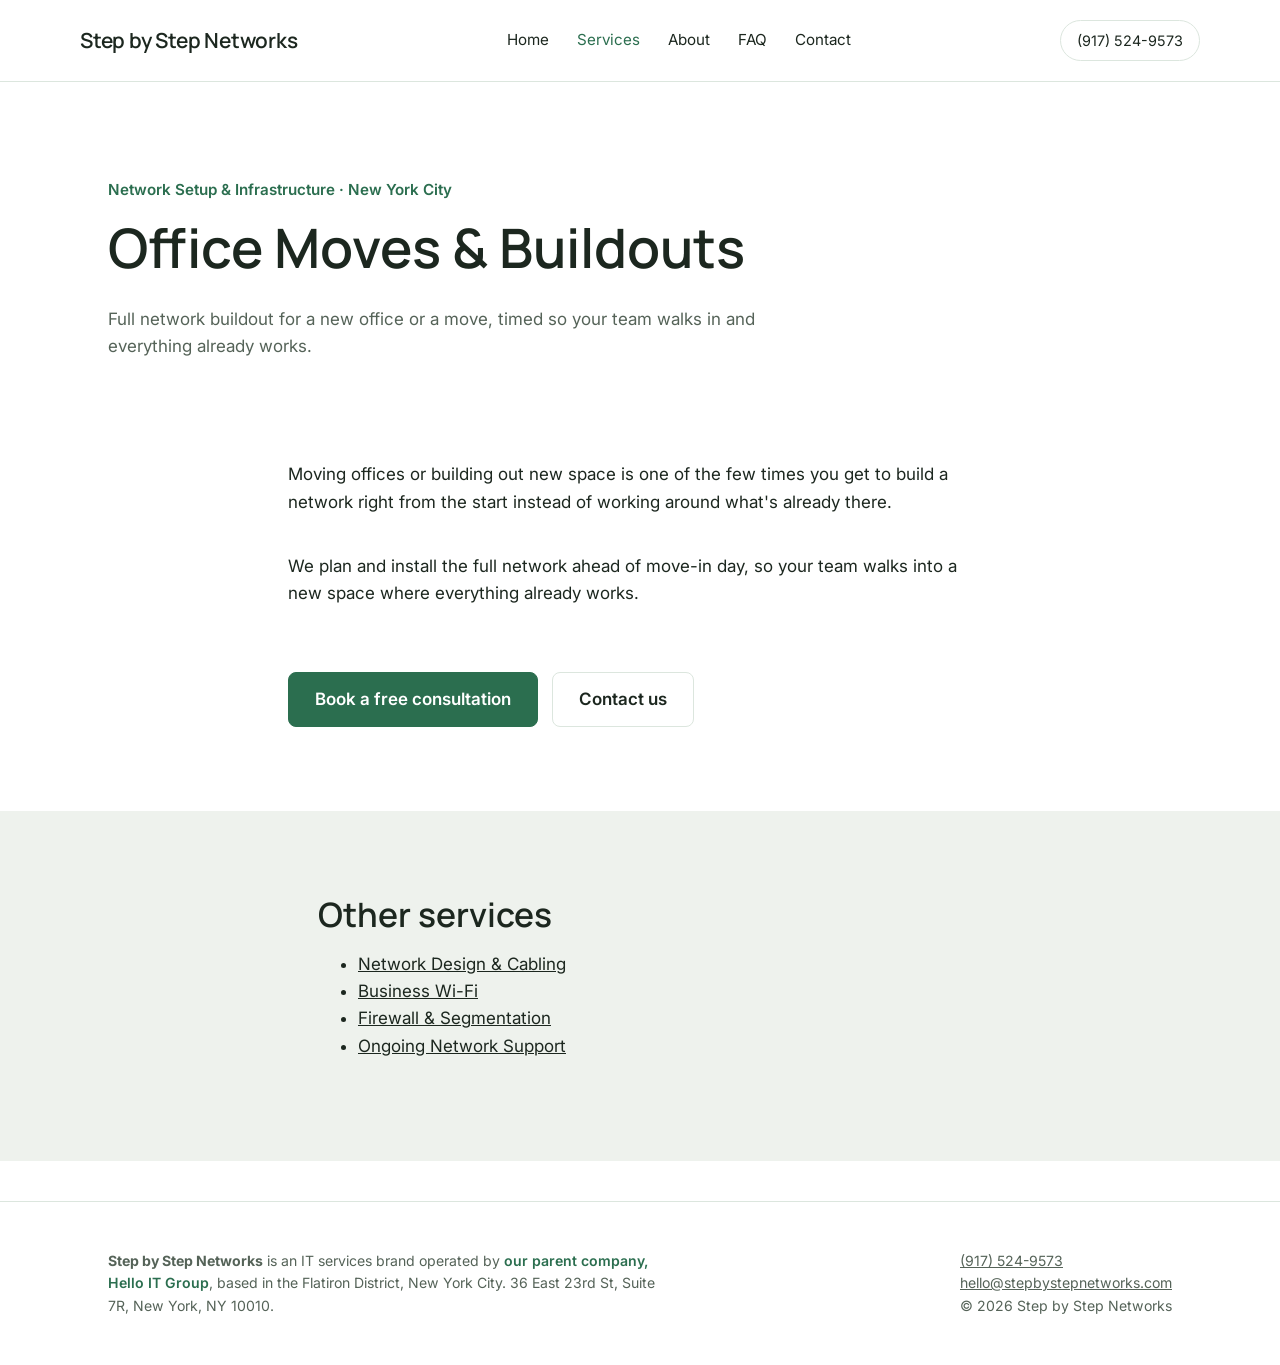
<file: office-moves-buildouts.html>
<!DOCTYPE html>
<html lang="en">
<head>
<meta charset="UTF-8">
<meta name="viewport" content="width=device-width, initial-scale=1.0">
<title>Office Moves & Buildouts | Step by Step Networks</title>
<meta name="description" content="Office Moves & Buildouts in New York City from Step by Step Networks. Full network buildout for a new office or a move, timed so your team walks in and everything already works.">
<meta name="geo.placename" content="New York City">
<meta name="geo.region" content="US-NY">
<link rel="preconnect" href="https://fonts.googleapis.com">
<link rel="stylesheet" href="https://fonts.googleapis.com/css2?family=Manrope:wght@500;600;700&family=Inter:wght@400;500;600&display=swap">
<link rel="stylesheet" href="style.css">
</head>
<body>
<header class="site">
  <div class="wrap nav-row">
    <a class="brandmark" href="index.html">Step by Step Networks</a>
    <nav class="links">
      <a class="" href="index.html">Home</a>
      <a class="current" href="services.html">Services</a>
      <a class="" href="about.html">About</a>
      <a class="" href="faq.html">FAQ</a>
      <a class="" href="contact.html">Contact</a>
    </nav>
    <a class="phone-pill" href="tel:+19175249573">(917) 524-9573</a>
  </div>
</header>

<section class="hero" style="padding-bottom:0;">
  <div class="wrap">
    <div class="kicker">Network Setup & Infrastructure · New York City</div>
    <h1>Office Moves & Buildouts</h1>
    <p class="muted narrow">Full network buildout for a new office or a move, timed so your team walks in and everything already works.</p>
  </div>
</section>
<section>
  <div class="wrap about-grid">
    <p>Moving offices or building out new space is one of the few times you get to build a network right from the start instead of working around what's already there.</p><p>We plan and install the full network ahead of move-in day, so your team walks into a new space where everything already works.</p>
    <div class="btn-row"><a class="btn" href="https://app.squareup.com/appointments/book/312mt2g1quk9ok/LH1ZK786WH1QC/start">Book a free consultation</a><a class="btn outline" href="contact.html">Contact us</a></div>
  </div>
</section>
<section class="alt">
  <div class="wrap narrow">
    <h2>Other services</h2>
    <ul><li><a href="network-design-cabling.html">Network Design & Cabling</a></li><li><a href="business-wifi.html">Business Wi-Fi</a></li><li><a href="firewall-segmentation.html">Firewall & Segmentation</a></li><li><a href="ongoing-network-support.html">Ongoing Network Support</a></li></ul>
  </div>
</section>
<footer class="site">
  <div class="wrap footer-grid">
    <div class="footer-note">
      <strong>Step by Step Networks</strong> is an IT services brand operated by
      <a class="parent-link" rel="sponsored" href="https://helloitgroup.com">our parent company, Hello IT Group</a>,
      based in the Flatiron District, New York City. 36 East 23rd St, Suite 7R, New York, NY 10010.
    </div>
    <div class="footer-note">
      <a href="tel:+19175249573">(917) 524-9573</a><br>
      <a href="mailto:hello@stepbystepnetworks.com">hello@stepbystepnetworks.com</a><br>
      &copy; 2026 Step by Step Networks
    </div>
  </div>
</footer>
<script type="application/ld+json">
{
  "@context": "https://schema.org",
  "@type": "ProfessionalService",
  "name": "Step by Step Networks",
  "url": "https://stepbystepnetworks.com/",
  "telephone": "+19175249573",
  "email": "hello@stepbystepnetworks.com",
  "areaServed": "New York City",
  "address": {
    "@type": "PostalAddress",
    "streetAddress": "36 East 23rd St, Suite 7R",
    "addressLocality": "New York",
    "addressRegion": "NY",
    "postalCode": "10010",
    "addressCountry": "US"
  },
  "parentOrganization": {
    "@type": "Organization",
    "name": "HelloITGroup LLC",
    "url": "https://helloitgroup.com"
  },
  "description": "Step by Step Networks designs and installs office networks, Wi-Fi, and cabling infrastructure for small businesses in New York City."
}
</script>
</body>
</html>
</file>
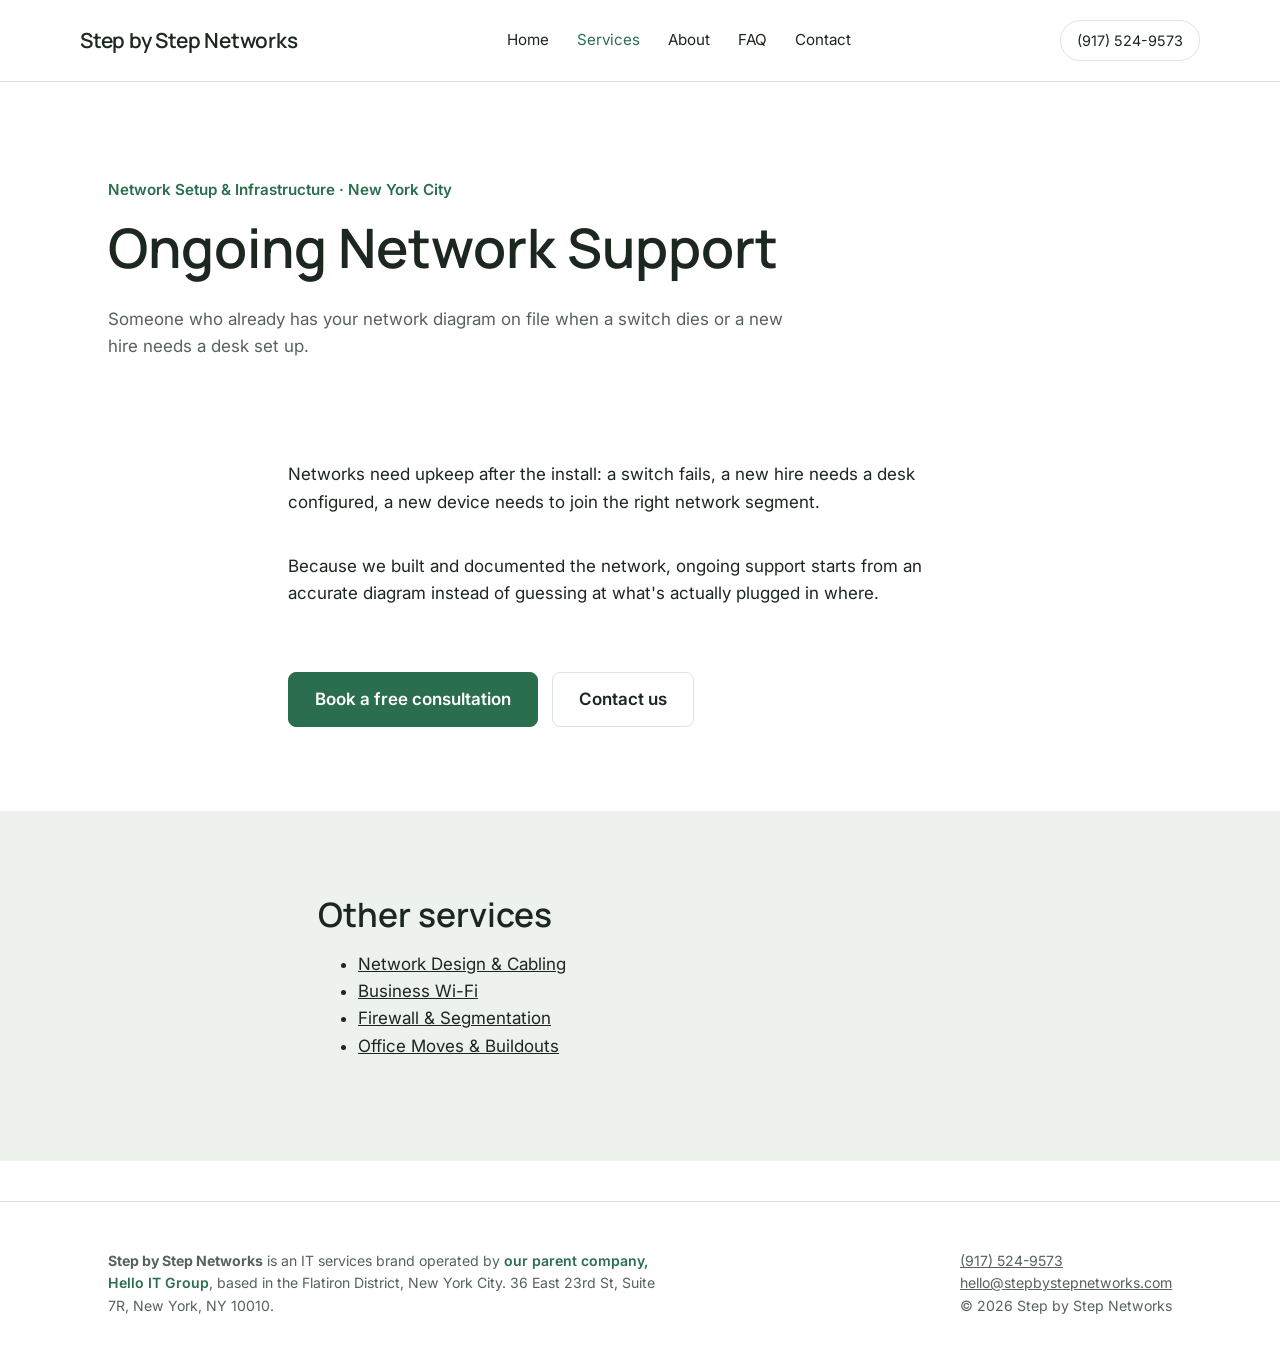
<file: ongoing-network-support.html>
<!DOCTYPE html>
<html lang="en">
<head>
<meta charset="UTF-8">
<meta name="viewport" content="width=device-width, initial-scale=1.0">
<title>Ongoing Network Support | Step by Step Networks</title>
<meta name="description" content="Ongoing Network Support in New York City from Step by Step Networks. Someone who already has your network diagram on file when a switch dies or a new hire needs a desk set up.">
<meta name="geo.placename" content="New York City">
<meta name="geo.region" content="US-NY">
<link rel="preconnect" href="https://fonts.googleapis.com">
<link rel="stylesheet" href="https://fonts.googleapis.com/css2?family=Manrope:wght@500;600;700&family=Inter:wght@400;500;600&display=swap">
<link rel="stylesheet" href="style.css">
</head>
<body>
<header class="site">
  <div class="wrap nav-row">
    <a class="brandmark" href="index.html">Step by Step Networks</a>
    <nav class="links">
      <a class="" href="index.html">Home</a>
      <a class="current" href="services.html">Services</a>
      <a class="" href="about.html">About</a>
      <a class="" href="faq.html">FAQ</a>
      <a class="" href="contact.html">Contact</a>
    </nav>
    <a class="phone-pill" href="tel:+19175249573">(917) 524-9573</a>
  </div>
</header>

<section class="hero" style="padding-bottom:0;">
  <div class="wrap">
    <div class="kicker">Network Setup & Infrastructure · New York City</div>
    <h1>Ongoing Network Support</h1>
    <p class="muted narrow">Someone who already has your network diagram on file when a switch dies or a new hire needs a desk set up.</p>
  </div>
</section>
<section>
  <div class="wrap about-grid">
    <p>Networks need upkeep after the install: a switch fails, a new hire needs a desk configured, a new device needs to join the right network segment.</p><p>Because we built and documented the network, ongoing support starts from an accurate diagram instead of guessing at what's actually plugged in where.</p>
    <div class="btn-row"><a class="btn" href="https://app.squareup.com/appointments/book/312mt2g1quk9ok/LH1ZK786WH1QC/start">Book a free consultation</a><a class="btn outline" href="contact.html">Contact us</a></div>
  </div>
</section>
<section class="alt">
  <div class="wrap narrow">
    <h2>Other services</h2>
    <ul><li><a href="network-design-cabling.html">Network Design & Cabling</a></li><li><a href="business-wifi.html">Business Wi-Fi</a></li><li><a href="firewall-segmentation.html">Firewall & Segmentation</a></li><li><a href="office-moves-buildouts.html">Office Moves & Buildouts</a></li></ul>
  </div>
</section>
<footer class="site">
  <div class="wrap footer-grid">
    <div class="footer-note">
      <strong>Step by Step Networks</strong> is an IT services brand operated by
      <a class="parent-link" rel="sponsored" href="https://helloitgroup.com">our parent company, Hello IT Group</a>,
      based in the Flatiron District, New York City. 36 East 23rd St, Suite 7R, New York, NY 10010.
    </div>
    <div class="footer-note">
      <a href="tel:+19175249573">(917) 524-9573</a><br>
      <a href="mailto:hello@stepbystepnetworks.com">hello@stepbystepnetworks.com</a><br>
      &copy; 2026 Step by Step Networks
    </div>
  </div>
</footer>
<script type="application/ld+json">
{
  "@context": "https://schema.org",
  "@type": "ProfessionalService",
  "name": "Step by Step Networks",
  "url": "https://stepbystepnetworks.com/",
  "telephone": "+19175249573",
  "email": "hello@stepbystepnetworks.com",
  "areaServed": "New York City",
  "address": {
    "@type": "PostalAddress",
    "streetAddress": "36 East 23rd St, Suite 7R",
    "addressLocality": "New York",
    "addressRegion": "NY",
    "postalCode": "10010",
    "addressCountry": "US"
  },
  "parentOrganization": {
    "@type": "Organization",
    "name": "HelloITGroup LLC",
    "url": "https://helloitgroup.com"
  },
  "description": "Step by Step Networks designs and installs office networks, Wi-Fi, and cabling infrastructure for small businesses in New York City."
}
</script>
</body>
</html>
</file>
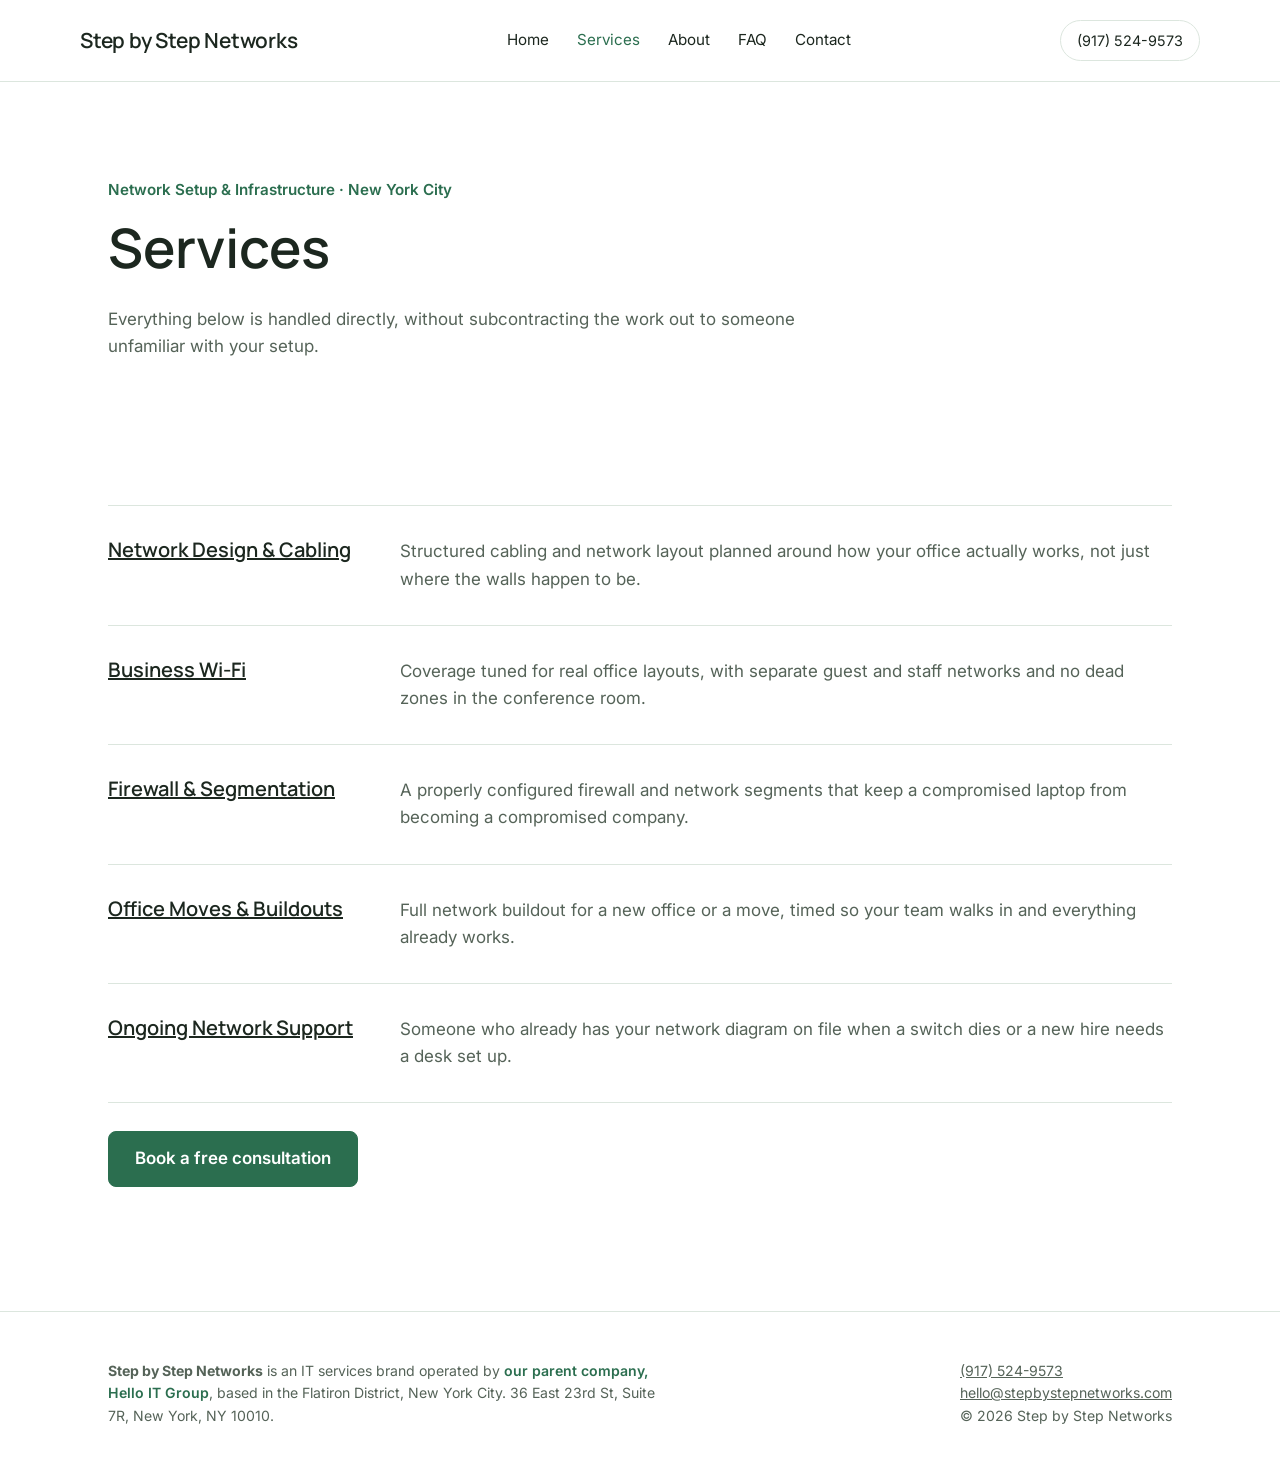
<file: services.html>
<!DOCTYPE html>
<html lang="en">
<head>
<meta charset="UTF-8">
<meta name="viewport" content="width=device-width, initial-scale=1.0">
<title>Services | Step by Step Networks</title>
<meta name="description" content="Step by Step Networks designs and installs office networks, Wi-Fi, and cabling infrastructure for small businesses in New York City.">
<meta name="geo.placename" content="New York City">
<meta name="geo.region" content="US-NY">
<link rel="preconnect" href="https://fonts.googleapis.com">
<link rel="stylesheet" href="https://fonts.googleapis.com/css2?family=Manrope:wght@500;600;700&family=Inter:wght@400;500;600&display=swap">
<link rel="stylesheet" href="style.css">
</head>
<body>
<header class="site">
  <div class="wrap nav-row">
    <a class="brandmark" href="index.html">Step by Step Networks</a>
    <nav class="links">
      <a class="" href="index.html">Home</a>
      <a class="current" href="services.html">Services</a>
      <a class="" href="about.html">About</a>
      <a class="" href="faq.html">FAQ</a>
      <a class="" href="contact.html">Contact</a>
    </nav>
    <a class="phone-pill" href="tel:+19175249573">(917) 524-9573</a>
  </div>
</header>

<section class="hero" style="padding-bottom:0;">
  <div class="wrap">
    <div class="kicker">Network Setup & Infrastructure · New York City</div>
    <h1>Services</h1>
    <p class="muted narrow">Everything below is handled directly, without subcontracting the work out to someone unfamiliar with your setup.</p>
  </div>
</section>
<section>
  <div class="wrap">
    <div class="svc-list-full"><div class="row"><h3><a href="network-design-cabling.html">Network Design & Cabling</a></h3><p>Structured cabling and network layout planned around how your office actually works, not just where the walls happen to be.</p></div><div class="row"><h3><a href="business-wifi.html">Business Wi-Fi</a></h3><p>Coverage tuned for real office layouts, with separate guest and staff networks and no dead zones in the conference room.</p></div><div class="row"><h3><a href="firewall-segmentation.html">Firewall & Segmentation</a></h3><p>A properly configured firewall and network segments that keep a compromised laptop from becoming a compromised company.</p></div><div class="row"><h3><a href="office-moves-buildouts.html">Office Moves & Buildouts</a></h3><p>Full network buildout for a new office or a move, timed so your team walks in and everything already works.</p></div><div class="row"><h3><a href="ongoing-network-support.html">Ongoing Network Support</a></h3><p>Someone who already has your network diagram on file when a switch dies or a new hire needs a desk set up.</p></div></div>
    <div class="btn-row"><a class="btn" href="https://app.squareup.com/appointments/book/312mt2g1quk9ok/LH1ZK786WH1QC/start">Book a free consultation</a></div>
  </div>
</section>
<footer class="site">
  <div class="wrap footer-grid">
    <div class="footer-note">
      <strong>Step by Step Networks</strong> is an IT services brand operated by
      <a class="parent-link" rel="sponsored" href="https://helloitgroup.com">our parent company, Hello IT Group</a>,
      based in the Flatiron District, New York City. 36 East 23rd St, Suite 7R, New York, NY 10010.
    </div>
    <div class="footer-note">
      <a href="tel:+19175249573">(917) 524-9573</a><br>
      <a href="mailto:hello@stepbystepnetworks.com">hello@stepbystepnetworks.com</a><br>
      &copy; 2026 Step by Step Networks
    </div>
  </div>
</footer>
<script type="application/ld+json">
{
  "@context": "https://schema.org",
  "@type": "ProfessionalService",
  "name": "Step by Step Networks",
  "url": "https://stepbystepnetworks.com/",
  "telephone": "+19175249573",
  "email": "hello@stepbystepnetworks.com",
  "areaServed": "New York City",
  "address": {
    "@type": "PostalAddress",
    "streetAddress": "36 East 23rd St, Suite 7R",
    "addressLocality": "New York",
    "addressRegion": "NY",
    "postalCode": "10010",
    "addressCountry": "US"
  },
  "parentOrganization": {
    "@type": "Organization",
    "name": "HelloITGroup LLC",
    "url": "https://helloitgroup.com"
  },
  "description": "Step by Step Networks designs and installs office networks, Wi-Fi, and cabling infrastructure for small businesses in New York City."
}
</script>
</body>
</html>
</file>
<file: style.css>
:root {
  --bg: #FFFFFF;
  --alt: #EEF2ED;
  --text: #1C271F;
  --muted: #556358;
  --accent: #2B6E4F;
  --accent2: #1C3F5E;
  --line: #DCE6DE;
  --display-font: 'Manrope', sans-serif;
  --body-font: 'Inter', sans-serif;
}
* { box-sizing: border-box; }
html { scroll-behavior: smooth; }
body {
  margin: 0;
  background: var(--bg);
  color: var(--text);
  font-family: var(--body-font);
  font-size: 17px;
  line-height: 1.6;
  -webkit-font-smoothing: antialiased;
}
a { color: inherit; }
img { max-width: 100%; display: block; }
.wrap { max-width: 1120px; margin: 0 auto; padding: 0 28px; }
.narrow { max-width: 700px; }

header.site {
  border-bottom: 1px solid var(--line);
  position: sticky; top: 0; z-index: 20;
  background: var(--bg);
}
.nav-row {
  display: flex; align-items: center; justify-content: space-between;
  padding: 20px 0;
}
.brandmark {
  font-family: var(--display-font);
  font-weight: 600;
  font-size: 1.3rem;
  letter-spacing: -0.01em;
  text-decoration: none;
}
nav.links { display: flex; gap: 28px; align-items: center; }
nav.links a { text-decoration: none; font-size: 0.95rem; color: var(--text); }
nav.links a.current { color: var(--accent); }
.phone-pill {
  border: 1px solid var(--line);
  border-radius: 999px;
  padding: 8px 16px;
  font-size: 0.9rem;
  text-decoration: none;
  white-space: nowrap;
}
.mobile-toggle { display: none; }

section { padding: 84px 0; }
section.alt { background: var(--alt); }
h1, h2, h3 { font-family: var(--display-font); line-height: 1.15; margin: 0 0 0.5em 0; font-weight: 600; }
h1 { font-size: clamp(2.1rem, 4.4vw, 3.4rem); }
h2 { font-size: clamp(1.6rem, 2.8vw, 2.1rem); }
p { margin: 0 0 1em 0; }
.muted { color: var(--muted); }
.kicker { color: var(--accent); font-weight: 600; font-size: 0.95rem; margin-bottom: 14px; }

.btn {
  display: inline-block;
  background: var(--accent);
  color: var(--bg);
  padding: 13px 26px;
  border-radius: 8px;
  text-decoration: none;
  font-weight: 600;
  border: 1px solid var(--accent);
}
.btn.outline {
  background: transparent;
  color: var(--text);
  border: 1px solid var(--line);
}
.btn-row { display: flex; gap: 14px; flex-wrap: wrap; align-items: center; margin-top: 28px; }

.hero { padding: 96px 0 72px 0; }
.hero-grid { display: grid; grid-template-columns: 1.2fr 0.8fr; gap: 56px; align-items: center; }
.hero-centered { text-align: center; max-width: 780px; margin: 0 auto; }

.orbit-graphic { position: relative; height: 320px; }
.orbit-graphic svg { width: 100%; height: 100%; }

.stat-box {
  border: 1px solid var(--line);
  border-radius: 12px;
  padding: 22px 26px;
  display: inline-block;
  margin-top: 8px;
}
.stat-box .val { font-family: var(--display-font); font-size: 1.9rem; font-weight: 600; color: var(--accent); }
.stat-box .lbl { color: var(--muted); font-size: 0.9rem; margin-top: 2px; }

.svc-grid { display: grid; grid-template-columns: repeat(3, 1fr); gap: 28px; margin-top: 48px; }
.svc-card {
  padding: 26px;
  border: 1px solid var(--line);
  border-radius: 10px;
  background: var(--bg);
}
.svc-card h3 { font-size: 1.1rem; margin-bottom: 10px; }
.svc-card p { color: var(--muted); font-size: 0.97rem; margin: 0; }

.svc-list-full { margin-top: 44px; display: flex; flex-direction: column; }
.svc-list-full .row {
  display: grid; grid-template-columns: 260px 1fr;
  gap: 32px; padding: 32px 0; border-top: 1px solid var(--line);
}
.svc-list-full .row:last-child { border-bottom: 1px solid var(--line); }
.svc-list-full h3 { font-size: 1.25rem; margin: 0; }
.svc-list-full p { color: var(--muted); margin: 0; }

.timeline { display: grid; grid-template-columns: repeat(4, 1fr); gap: 24px; margin-top: 48px; }
.timeline .step { border-top: 3px solid var(--accent); padding-top: 18px; }
.timeline .step .n { color: var(--muted); font-size: 0.85rem; }

.readout-box {
  background: var(--alt);
  border: 1px solid var(--line);
  border-radius: 12px;
  padding: 28px 30px;
  font-family: var(--display-font);
}
.readout-box .line { display: flex; justify-content: space-between; padding: 10px 0; border-bottom: 1px dashed var(--line); font-size: 0.95rem; }
.readout-box .line:last-child { border-bottom: none; }
.readout-box .ok { color: var(--accent); }

.asym-grid { display: grid; grid-template-columns: 0.9fr 1.1fr; gap: 56px; align-items: start; }
.asym-block { background: var(--alt); border-radius: 14px; padding: 36px; }

.about-grid { display: grid; grid-template-columns: 1fr; gap: 20px; max-width: 760px; }

.contact-grid { display: grid; grid-template-columns: 1fr 1fr; gap: 56px; margin-top: 40px; }
.field { margin-bottom: 18px; }
.field label { display: block; font-size: 0.9rem; margin-bottom: 6px; color: var(--muted); }
.field input, .field textarea {
  width: 100%; padding: 12px 14px; border: 1px solid var(--line); border-radius: 8px;
  font-family: var(--body-font); font-size: 1rem; background: var(--bg); color: var(--text);
}
.info-block { border: 1px solid var(--line); border-radius: 12px; padding: 26px; margin-bottom: 18px; }
.info-block h3 { font-size: 1rem; margin-bottom: 8px; }

footer.site { border-top: 1px solid var(--line); padding: 48px 0; margin-top: 40px; }
.footer-grid { display: flex; justify-content: space-between; flex-wrap: wrap; gap: 24px; }
.footer-note { color: var(--muted); font-size: 0.88rem; max-width: 560px; }
.parent-link { color: var(--accent); text-decoration: none; font-weight: 600; }

@media (max-width: 860px) {
  .hero-grid, .asym-grid, .contact-grid { grid-template-columns: 1fr; }
  .svc-grid { grid-template-columns: 1fr; }
  .timeline { grid-template-columns: 1fr 1fr; }
  nav.links { display: none; }
  .svc-list-full .row { grid-template-columns: 1fr; gap: 10px; }
}
</file>
